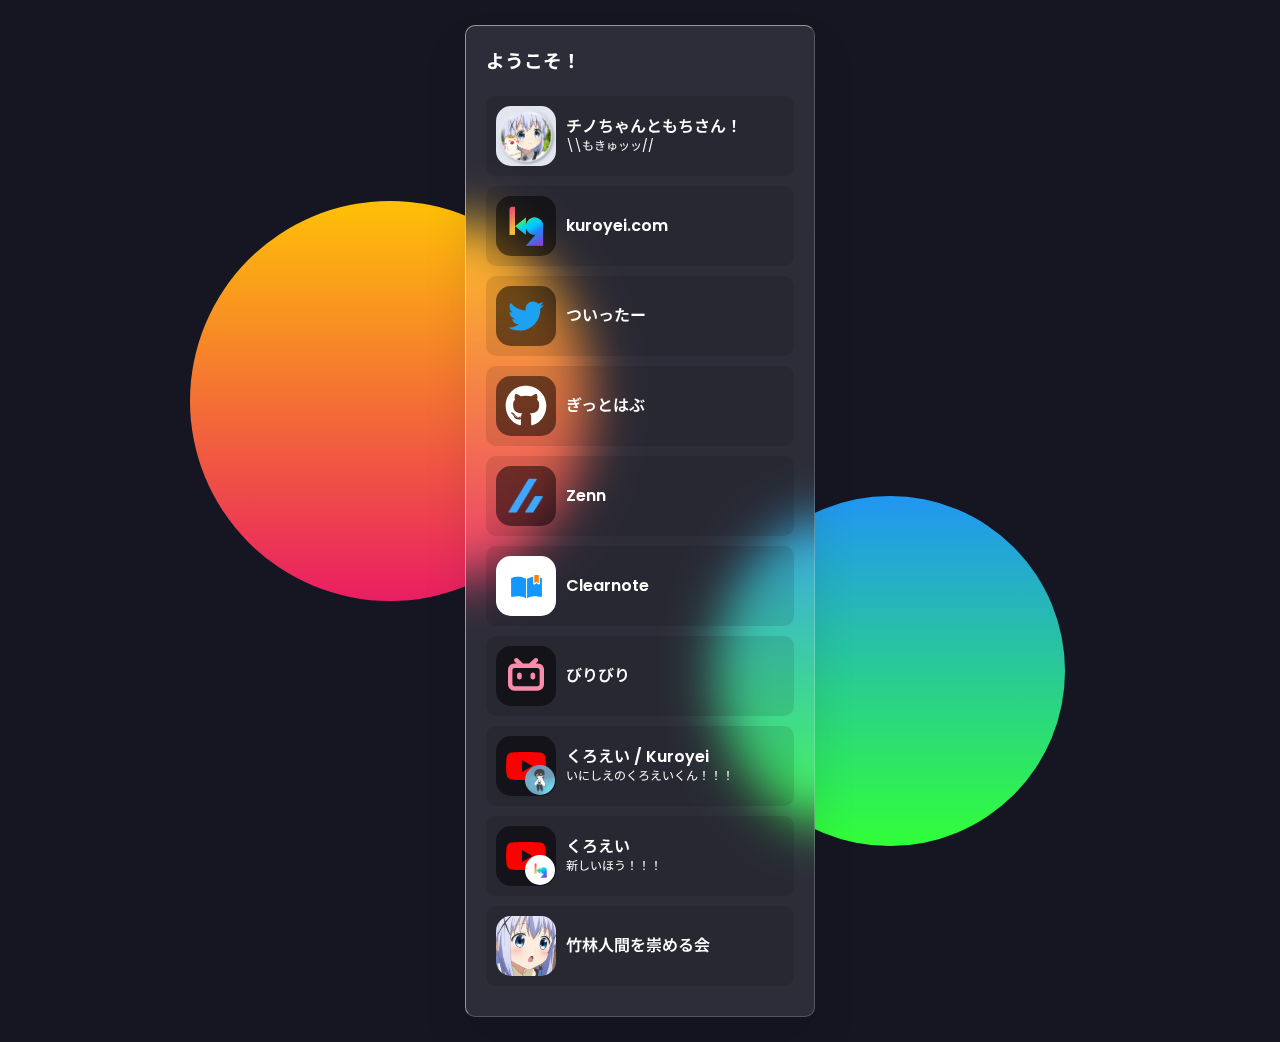
<file: index.html>
<!DOCTYPE html>
<html lang="ja">
<head>
    <meta charset="UTF-8">
    <meta name="viewport" content="width=device-width, initial-scale=1.0">
    <link rel="stylesheet" href="ress.css">
    <link rel="stylesheet" href="style.css">
    <link rel="shortcut icon" href="favicon.png" type="image/x-icon">
    <title>くろえいさんのリンク集です！</title>
</head>
<!-- 
    こちらの動画を参考に作りました！！！うおおおおおおおおおおおお！
    https://youtu.be/g_d9nczOvtY
 -->
<body>
    <section>
        <div class="box">
            <h3>ようこそ！</h3>

            <a href="">
                <div class="list">
                    <div class="imgBx">
                        <img src="img/chino-moti.jpg" alt="">
                    </div>
                    <div class="content">
                        <h4>チノちゃんともちさん！</h4>
                        <p>\\もきゅッッ//</p>
                    </div>
                </div>
            </a>

            <a href="https://kuroyei.com/">
                <div class="list">
                    <div class="imgBx">
                        <img style="width: 70%; height: 70%;" src="favicon.png" alt="">
                    </div>
                    <div class="content">
                        <h4>kuroyei.com</h4>
                        <p></p>
                    </div>
                </div>
            </a>

            <a href="https://twitter.com/kuroyei">
                <div class="list">
                    <div class="imgBx">
                        <svg style="fill: #1DA1F2; width: 60%; height: 60%;" xmlns="http://www.w3.org/2000/svg" viewBox="0 0 512 512"><!--! Font Awesome Pro 6.2.0 by @fontawesome - https://fontawesome.com License - https://fontawesome.com/license (Commercial License) Copyright 2022 Fonticons, Inc. --><path d="M459.37 151.716c.325 4.548.325 9.097.325 13.645 0 138.72-105.583 298.558-298.558 298.558-59.452 0-114.68-17.219-161.137-47.106 8.447.974 16.568 1.299 25.34 1.299 49.055 0 94.213-16.568 130.274-44.832-46.132-.975-84.792-31.188-98.112-72.772 6.498.974 12.995 1.624 19.818 1.624 9.421 0 18.843-1.3 27.614-3.573-48.081-9.747-84.143-51.98-84.143-102.985v-1.299c13.969 7.797 30.214 12.67 47.431 13.319-28.264-18.843-46.781-51.005-46.781-87.391 0-19.492 5.197-37.36 14.294-52.954 51.655 63.675 129.3 105.258 216.365 109.807-1.624-7.797-2.599-15.918-2.599-24.04 0-57.828 46.782-104.934 104.934-104.934 30.213 0 57.502 12.67 76.67 33.137 23.715-4.548 46.456-13.32 66.599-25.34-7.798 24.366-24.366 44.833-46.132 57.827 21.117-2.273 41.584-8.122 60.426-16.243-14.292 20.791-32.161 39.308-52.628 54.253z"/></svg>
                    </div>
                    <div class="content">
                        <h4>ついったー</h4>
                        <p></p>
                    </div>
                </div>
            </a>

            <a href="https://github.com/kuroyei">
                <div class="list">
                    <div class="imgBx">
                        <svg style="fill: #fff;" xmlns="http://www.w3.org/2000/svg" viewBox="0 0 496 512"><!--! Font Awesome Pro 6.2.0 by @fontawesome - https://fontawesome.com License - https://fontawesome.com/license (Commercial License) Copyright 2022 Fonticons, Inc. --><path d="M165.9 397.4c0 2-2.3 3.6-5.2 3.6-3.3.3-5.6-1.3-5.6-3.6 0-2 2.3-3.6 5.2-3.6 3-.3 5.6 1.3 5.6 3.6zm-31.1-4.5c-.7 2 1.3 4.3 4.3 4.9 2.6 1 5.6 0 6.2-2s-1.3-4.3-4.3-5.2c-2.6-.7-5.5.3-6.2 2.3zm44.2-1.7c-2.9.7-4.9 2.6-4.6 4.9.3 2 2.9 3.3 5.9 2.6 2.9-.7 4.9-2.6 4.6-4.6-.3-1.9-3-3.2-5.9-2.9zM244.8 8C106.1 8 0 113.3 0 252c0 110.9 69.8 205.8 169.5 239.2 12.8 2.3 17.3-5.6 17.3-12.1 0-6.2-.3-40.4-.3-61.4 0 0-70 15-84.7-29.8 0 0-11.4-29.1-27.8-36.6 0 0-22.9-15.7 1.6-15.4 0 0 24.9 2 38.6 25.8 21.9 38.6 58.6 27.5 72.9 20.9 2.3-16 8.8-27.1 16-33.7-55.9-6.2-112.3-14.3-112.3-110.5 0-27.5 7.6-41.3 23.6-58.9-2.6-6.5-11.1-33.3 2.6-67.9 20.9-6.5 69 27 69 27 20-5.6 41.5-8.5 62.8-8.5s42.8 2.9 62.8 8.5c0 0 48.1-33.6 69-27 13.7 34.7 5.2 61.4 2.6 67.9 16 17.7 25.8 31.5 25.8 58.9 0 96.5-58.9 104.2-114.8 110.5 9.2 7.9 17 22.9 17 46.4 0 33.7-.3 75.4-.3 83.6 0 6.5 4.6 14.4 17.3 12.1C428.2 457.8 496 362.9 496 252 496 113.3 383.5 8 244.8 8zM97.2 352.9c-1.3 1-1 3.3.7 5.2 1.6 1.6 3.9 2.3 5.2 1 1.3-1 1-3.3-.7-5.2-1.6-1.6-3.9-2.3-5.2-1zm-10.8-8.1c-.7 1.3.3 2.9 2.3 3.9 1.6 1 3.6.7 4.3-.7.7-1.3-.3-2.9-2.3-3.9-2-.6-3.6-.3-4.3.7zm32.4 35.6c-1.6 1.3-1 4.3 1.3 6.2 2.3 2.3 5.2 2.6 6.5 1 1.3-1.3.7-4.3-1.3-6.2-2.2-2.3-5.2-2.6-6.5-1zm-11.4-14.7c-1.6 1-1.6 3.6 0 5.9 1.6 2.3 4.3 3.3 5.6 2.3 1.6-1.3 1.6-3.9 0-6.2-1.4-2.3-4-3.3-5.6-2z"/></svg>
                    </div>
                    <div class="content">
                        <h4>ぎっとはぶ</h4>
                        <p></p>
                    </div>
                </div>
            </a>

            <a href="https://zenn.dev/kuroyei">
                <div class="list">
                    <div class="imgBx">
                        <img style="width: 60%; height: 60%;" src="img/zenn.png" alt="">
                    </div>
                    <div class="content">
                        <h4>Zenn</h4>
                        <p></p>
                    </div>
                </div>
            </a>

            <a href="https://www.clearnotebooks.com/ja/authors/6142299">
                <div class="list">
                    <div class="imgBx" style="background: rgba(255,255,255,1);">
                        <img style="width: 65%; height: 65%;" src="img/clearnote.png" alt="">
                    </div>
                    <div class="content">
                        <h4>Clearnote</h4>
                        <p></p>
                    </div>
                </div>
            </a>

            <a href="https://space.bilibili.com/1343756812/">
                <div class="list">
                    <div class="imgBx">
                        <svg style="fill: #fc8bab; width: 60%; height: 60%;" xmlns="http://www.w3.org/2000/svg" viewBox="0 0 512 512"><!--! Font Awesome Pro 6.2.0 by @fontawesome - https://fontawesome.com License - https://fontawesome.com/license (Commercial License) Copyright 2022 Fonticons, Inc. --><path d="M488.6 104.1C505.3 122.2 513 143.8 511.9 169.8V372.2C511.5 398.6 502.7 420.3 485.4 437.3C468.2 454.3 446.3 463.2 419.9 464H92.02C65.57 463.2 43.81 454.2 26.74 436.8C9.682 419.4 .7667 396.5 0 368.2V169.8C.7667 143.8 9.682 122.2 26.74 104.1C43.81 87.75 65.57 78.77 92.02 78H121.4L96.05 52.19C90.3 46.46 87.42 39.19 87.42 30.4C87.42 21.6 90.3 14.34 96.05 8.603C101.8 2.868 109.1 0 117.9 0C126.7 0 134 2.868 139.8 8.603L213.1 78H301.1L375.6 8.603C381.7 2.868 389.2 0 398 0C406.8 0 414.1 2.868 419.9 8.603C425.6 14.34 428.5 21.6 428.5 30.4C428.5 39.19 425.6 46.46 419.9 52.19L394.6 78L423.9 78C450.3 78.77 471.9 87.75 488.6 104.1H488.6zM449.8 173.8C449.4 164.2 446.1 156.4 439.1 150.3C433.9 144.2 425.1 140.9 416.4 140.5H96.05C86.46 140.9 78.6 144.2 72.47 150.3C66.33 156.4 63.07 164.2 62.69 173.8V368.2C62.69 377.4 65.95 385.2 72.47 391.7C78.99 398.2 86.85 401.5 96.05 401.5H416.4C425.6 401.5 433.4 398.2 439.7 391.7C446 385.2 449.4 377.4 449.8 368.2L449.8 173.8zM185.5 216.5C191.8 222.8 195.2 230.6 195.6 239.7V273C195.2 282.2 191.9 289.9 185.8 296.2C179.6 302.5 171.8 305.7 162.2 305.7C152.6 305.7 144.7 302.5 138.6 296.2C132.5 289.9 129.2 282.2 128.8 273V239.7C129.2 230.6 132.6 222.8 138.9 216.5C145.2 210.2 152.1 206.9 162.2 206.5C171.4 206.9 179.2 210.2 185.5 216.5H185.5zM377 216.5C383.3 222.8 386.7 230.6 387.1 239.7V273C386.7 282.2 383.4 289.9 377.3 296.2C371.2 302.5 363.3 305.7 353.7 305.7C344.1 305.7 336.3 302.5 330.1 296.2C323.1 289.9 320.7 282.2 320.4 273V239.7C320.7 230.6 324.1 222.8 330.4 216.5C336.7 210.2 344.5 206.9 353.7 206.5C362.9 206.9 370.7 210.2 377 216.5H377z"/></svg>
                    </div>
                    <div class="content">
                        <h4>びりびり</h4>
                        <p></p>
                    </div>
                </div>
            </a>

            <a href="https://www.youtube.com/channel/UCP4WsdDbkv1mak34yGYWDLg">
                <div class="list">
                    <div class="imgBx">
                        <svg style="fill: #ff0000;" xmlns="http://www.w3.org/2000/svg" viewBox="0 0 576 512"><!--! Font Awesome Pro 6.2.0 by @fontawesome - https://fontawesome.com License - https://fontawesome.com/license (Commercial License) Copyright 2022 Fonticons, Inc. --><path d="M549.655 124.083c-6.281-23.65-24.787-42.276-48.284-48.597C458.781 64 288 64 288 64S117.22 64 74.629 75.486c-23.497 6.322-42.003 24.947-48.284 48.597-11.412 42.867-11.412 132.305-11.412 132.305s0 89.438 11.412 132.305c6.281 23.65 24.787 41.5 48.284 47.821C117.22 448 288 448 288 448s170.78 0 213.371-11.486c23.497-6.321 42.003-24.171 48.284-47.821 11.412-42.867 11.412-132.305 11.412-132.305s0-89.438-11.412-132.305zm-317.51 213.508V175.185l142.739 81.205-142.739 81.201z"/></svg>
                        <div class="smallImgBx">
                            <img src="img/kuroyei_old.jpg" alt="">
                        </div>
                    </div>
                    <div class="content">
                        <h4>くろえい / Kuroyei</h4>
                        <p>いにしえのくろえいくん！！！</p>
                    </div>
                </div>
            </a>

            <a href="https://www.youtube.com/channel/UCc6csDormZ0QpebS-IPYCpQ">
                <div class="list">
                    <div class="imgBx">
                        <svg style="fill: #ff0000;" xmlns="http://www.w3.org/2000/svg" viewBox="0 0 576 512"><!--! Font Awesome Pro 6.2.0 by @fontawesome - https://fontawesome.com License - https://fontawesome.com/license (Commercial License) Copyright 2022 Fonticons, Inc. --><path d="M549.655 124.083c-6.281-23.65-24.787-42.276-48.284-48.597C458.781 64 288 64 288 64S117.22 64 74.629 75.486c-23.497 6.322-42.003 24.947-48.284 48.597-11.412 42.867-11.412 132.305-11.412 132.305s0 89.438 11.412 132.305c6.281 23.65 24.787 41.5 48.284 47.821C117.22 448 288 448 288 448s170.78 0 213.371-11.486c23.497-6.321 42.003-24.171 48.284-47.821 11.412-42.867 11.412-132.305 11.412-132.305s0-89.438-11.412-132.305zm-317.51 213.508V175.185l142.739 81.205-142.739 81.201z"/></svg>
                        <div style="background: #fff;" class="smallImgBx">
                            <img style="width: 50%; height: 50%;" src="favicon.png" alt="">
                        </div>
                    </div>
                    <div class="content">
                        <h4>くろえい</h4>
                        <p>新しいほう！！！</p>
                    </div>
                </div>
            </a>

            <a href="takebayashi">
                <div class="list">
                    <div class="imgBx">
                        <img src="takebayashi/img/-Bo7PyEL_400x400.jpg" alt="">
                    </div>
                    <div class="content">
                        <h4>竹林人間を崇める会</h4>
                        <p></p>
                    </div>
                </div>
            </a>

        </div>
    </section>
</body>
</html>
</file>
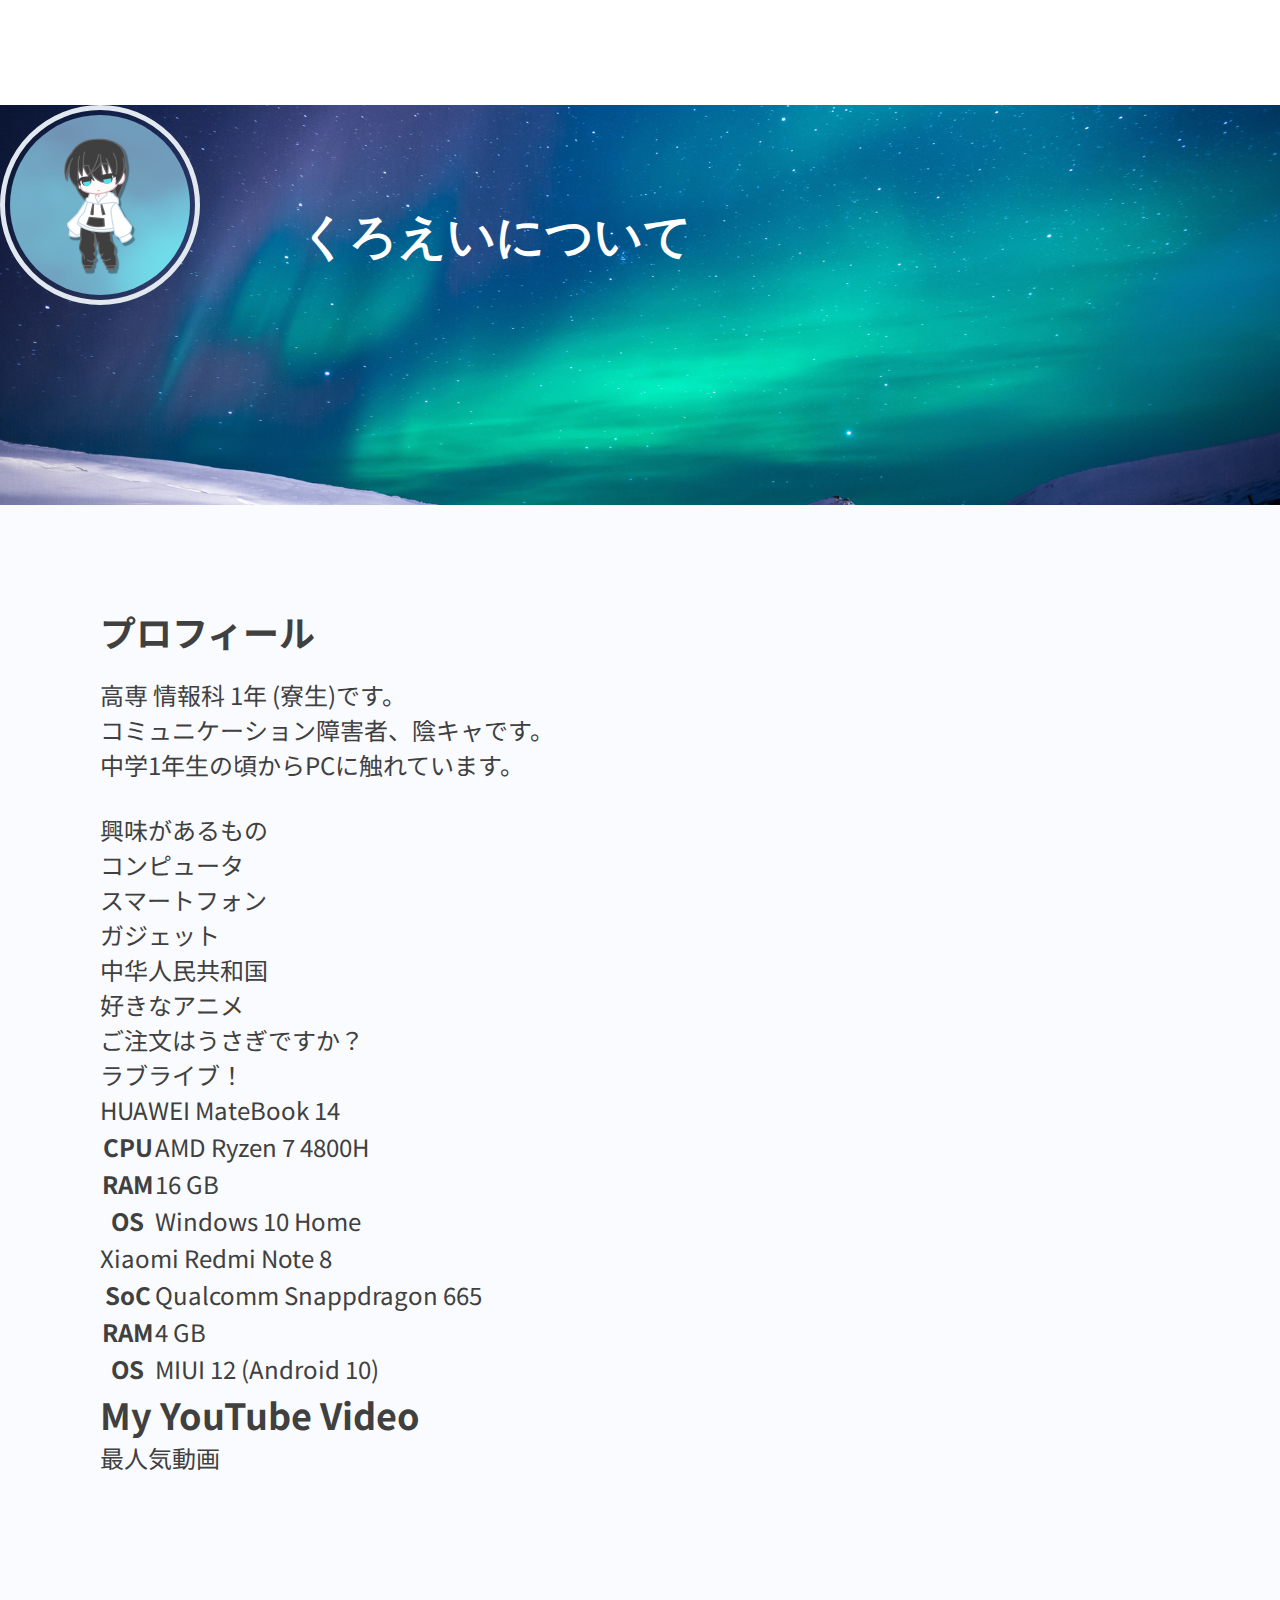
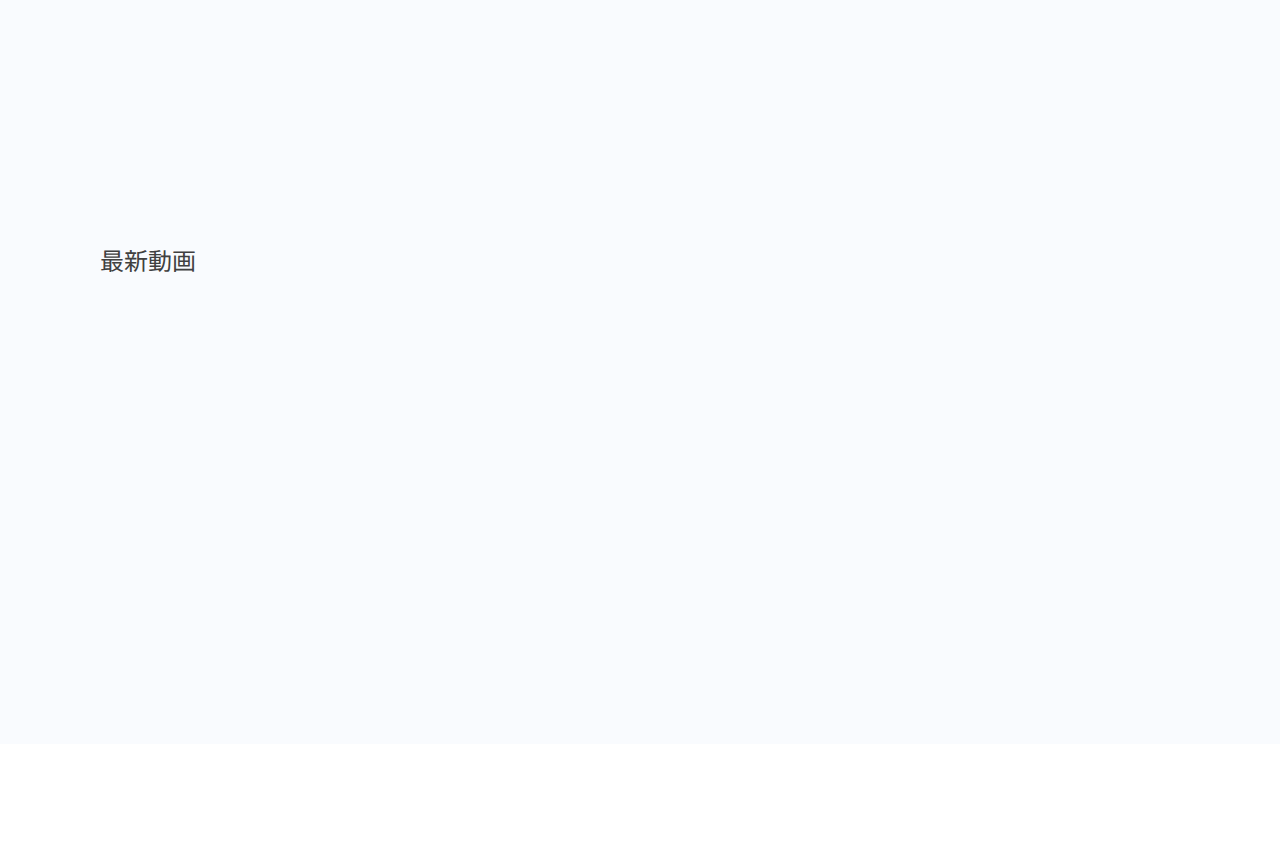
<file: about-me.html>
<!DOCTYPE html>
<html>
<head>
    <meta charset="utf-8">
    <link rel="icon" type="img/png" href="img/web_icon.png">
    <title>くろえいのWebページ</title>
    <link rel="stylesheet" href="about-me-style.css">
    <meta name="viewport" content="width=device-width, initial-scale=1.0">
    <link rel="preconnect" href="https://fonts.gstatic.com">
    <link href="https://fonts.googleapis.com/css2?family=Noto+Sans+JP&family=Noto+Sans+SC&display=swap" rel="stylesheet">
</head>

<body>
    <header>
        <a href="https://kuroyei.github.io/about-me.html" class="headline">Kuroyei</a>
        <ul class="nav-list">
            <li class="nav-list-item"><a href="about-me.html">About me</a></li>
            <li class="nav-list-item"><a href="blog.html">Blog</a></li>
        </ul>
    </header>

    <div class="title">
        <img class="icon" src="img/my_icon.jpg">
        <h1 class="title-txt">くろえいについて</h1>
    </div>

    <div class="main">
    <h2>プロフィール</h2>
        <div class="expl">
            <p>高専 情報科 1年 (寮生)です。</p>
            <p>コミュニケーション障害者、陰キャです。</p>
            <p>中学1年生の頃からPCに触れています。</p>
        </div>

        <div class="card">
            <div class="h">興味があるもの</div>
            <p>コンピュータ</p>
            <p>スマートフォン</p>
            <p>ガジェット</p>
            <p>中华人民共和国</p>
        </div>

        <div class="card">
            <div class="h">好きなアニメ</div>
            <p>ご注文はうさぎですか？</p>
            <p>ラブライブ！</p>
        </div>

        <div class="card">
        <div class="h">HUAWEI MateBook 14</div>
        <table>
            <tr>
              <th>CPU</th>
              <td>AMD Ryzen 7 4800H</td>
            </tr>
            <tr>
              <th>RAM</th>
              <td>16 GB</td>
            </tr>
            <tr>
              <th>OS</th>
              <td>Windows 10 Home</td>
            </tr>
        </table>
        </div>

        <div class="card last">
        <div class="h">Xiaomi Redmi Note 8</div>
        <table>
            <tr>
              <th>SoC</th>
              <td>Qualcomm Snappdragon 665</td>
            </tr>
            <tr>
              <th>RAM</th>
              <td>4 GB</td>
            </tr>
            <tr>
              <th>OS</th>
              <td>MIUI 12 (Android 10)</td>
            </tr>
        </table>
        </div>
    </main>
    <main>
    <h2>My YouTube Video</h2>
        <div class="h">最人気動画</div>
        <iframe width="640" height="360" src="https://www.youtube.com/embed/zmgFVCtGhO0" title="YouTube video player" frameborder="0" allow="accelerometer; autoplay; clipboard-write; encrypted-media; gyroscope; picture-in-picture" allowfullscreen></iframe>
        <div class="h">最新動画</div>
        <iframe width="640" height="360" src="https://www.youtube.com/embed/00Wxcj0gIxk" title="YouTube video player" frameborder="0" allow="accelerometer; autoplay; clipboard-write; encrypted-media; gyroscope; picture-in-picture" allowfullscreen class="last"></iframe>
    </div>
    </main>

    <footer>
        <ul class="footer-menu">
            <li><a href="https://www.youtube.com/channel/UCP4WsdDbkv1mak34yGYWDLg/">YouTube</a></li>
            <li><a href="https://twitter.com/kuroyei">Twitter</a></li>
            <li><a href="https://www.nicovideo.jp/user/118324481">Nicovideo</a></li>
        </ul>
    </footer>
 
</body>
</html>
</file>
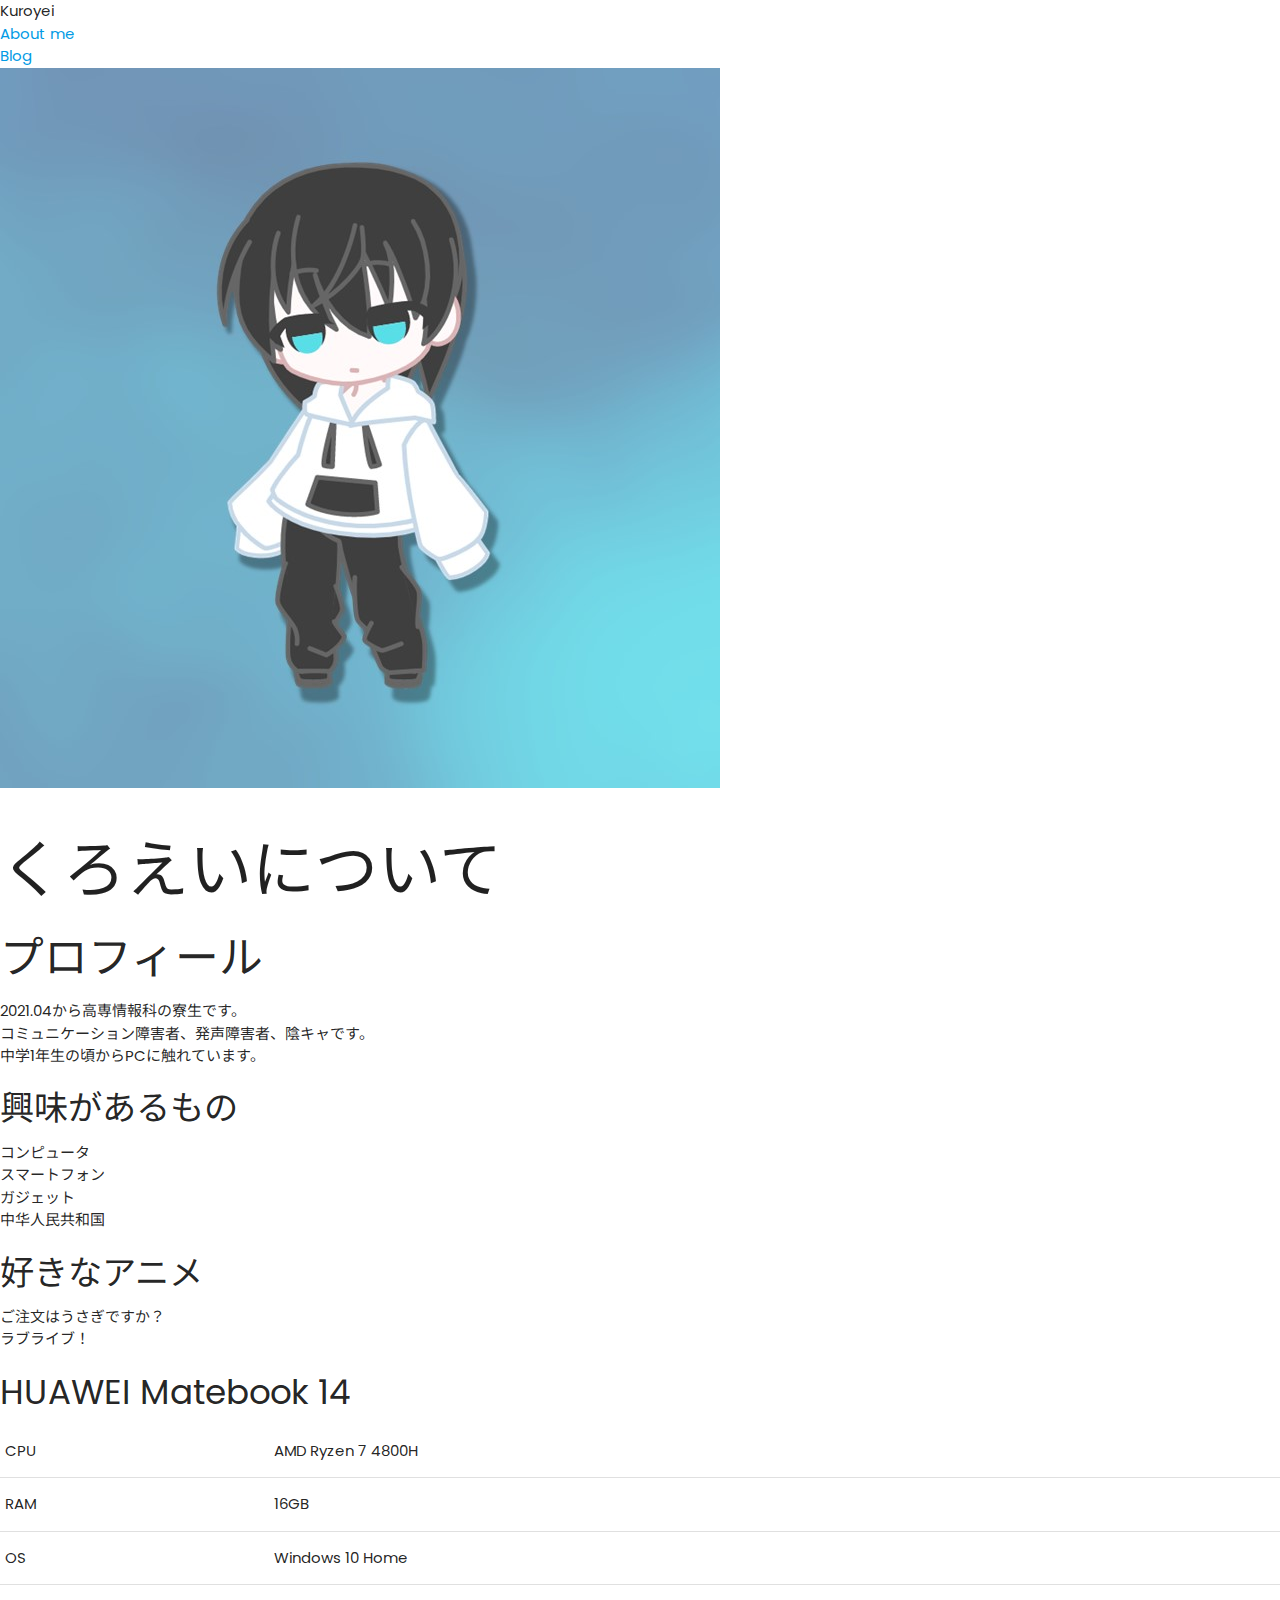
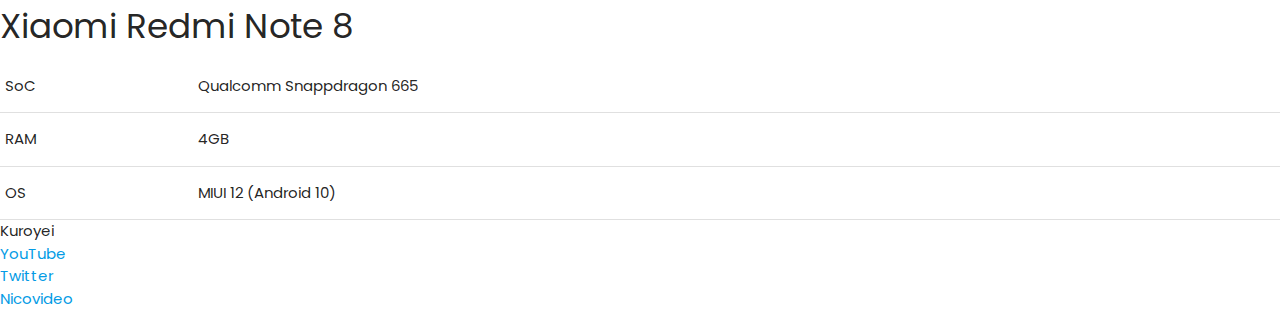
<file: about_me.html>
<!DOCTYPE html>
<html>
<head>
    <meta charset="utf-8">
    <title>くろえいのWebページ</title>
    <link rel="stylesheet" href="style.css">
    <link rel="stylesheet" href="https://cdnjs.cloudflare.com/ajax/libs/materialize/1.0.0/css/materialize.min.css">
    <meta name="viewport" content="width=device-width, initial-scale=1.0">  
</head>

<body>
    <div class="header">
        <div class="header-logo">Kuroyei</div>
        <div class="header-list">
            <ul>
                <li><a href="about_me.html">About me</a></li>
                <li><a href="blog.html">Blog</a></li>
            </ul>
        </div>
    </div>


    <div class="title">
        <div class="title-txt">
            <img class="icon" src="img/my_icon.jpg" alt="くろえいのアイコン">
            <h1>くろえいについて</h1>
       </div>
    </div>

    <div class="main">

        
        <h3>プロフィール</h2>
        <div class="expl">
            <p>2021.04から高専情報科の寮生です。</p>
            <p>コミュニケーション障害者、発声障害者、陰キャです。</p>
            <p>中学1年生の頃からPCに触れています。</p>
        </div>

        <div class="content">
            <h4>興味があるもの</h4>
            <p>コンピュータ</p>
            <p>スマートフォン</p>
            <p>ガジェット</p>
            <p>中华人民共和国</p>
        </div>

        <div class="content">
            <h4>好きなアニメ</h4>
            <p>ご注文はうさぎですか？</p>
            <p>ラブライブ！</p>
        </div>

        <div class="content">
        <h4>HUAWEI Matebook 14</h4>
        <table border="1">
            <tr>
                <td class="a">CPU</td><td class="b">AMD Ryzen 7 4800H</td>
            </tr>
            <tr>
                <td>RAM</td><td>16GB</td>
            </tr>
            <tr>
                <td>OS</td><td>Windows 10 Home</td>
            </tr>
        </table>
        </div>

        <div class="content ">
        <h4>Xiaomi Redmi Note 8</h4>
        <table border="1">
            <tr>
                <td class="a">SoC</td><td class="b">Qualcomm Snappdragon 665</td>
            </tr>
            <tr>
                <td>RAM</td><td>4GB</td>
            </tr>
            <tr>
                <td>OS</td><td>MIUI 12 (Android 10)</td>
            </tr>
        </table>
        </div>

    </div>

    <div class="footer">
        <div class="footer-logo">Kuroyei</div>
        <div class="footer-list">
            <ul>
                <li><a href="https://www.youtube.com/channel/UCP4WsdDbkv1mak34yGYWDLg/">YouTube</a></li>
                <li><a href="https://twitter.com/kuroyei">Twitter</a></li>
                <li><a href="https://www.nicovideo.jp/user/118324481">Nicovideo</a></li>
            </ul>
        </div>
    </div>
 
</body>
</html>
</file>
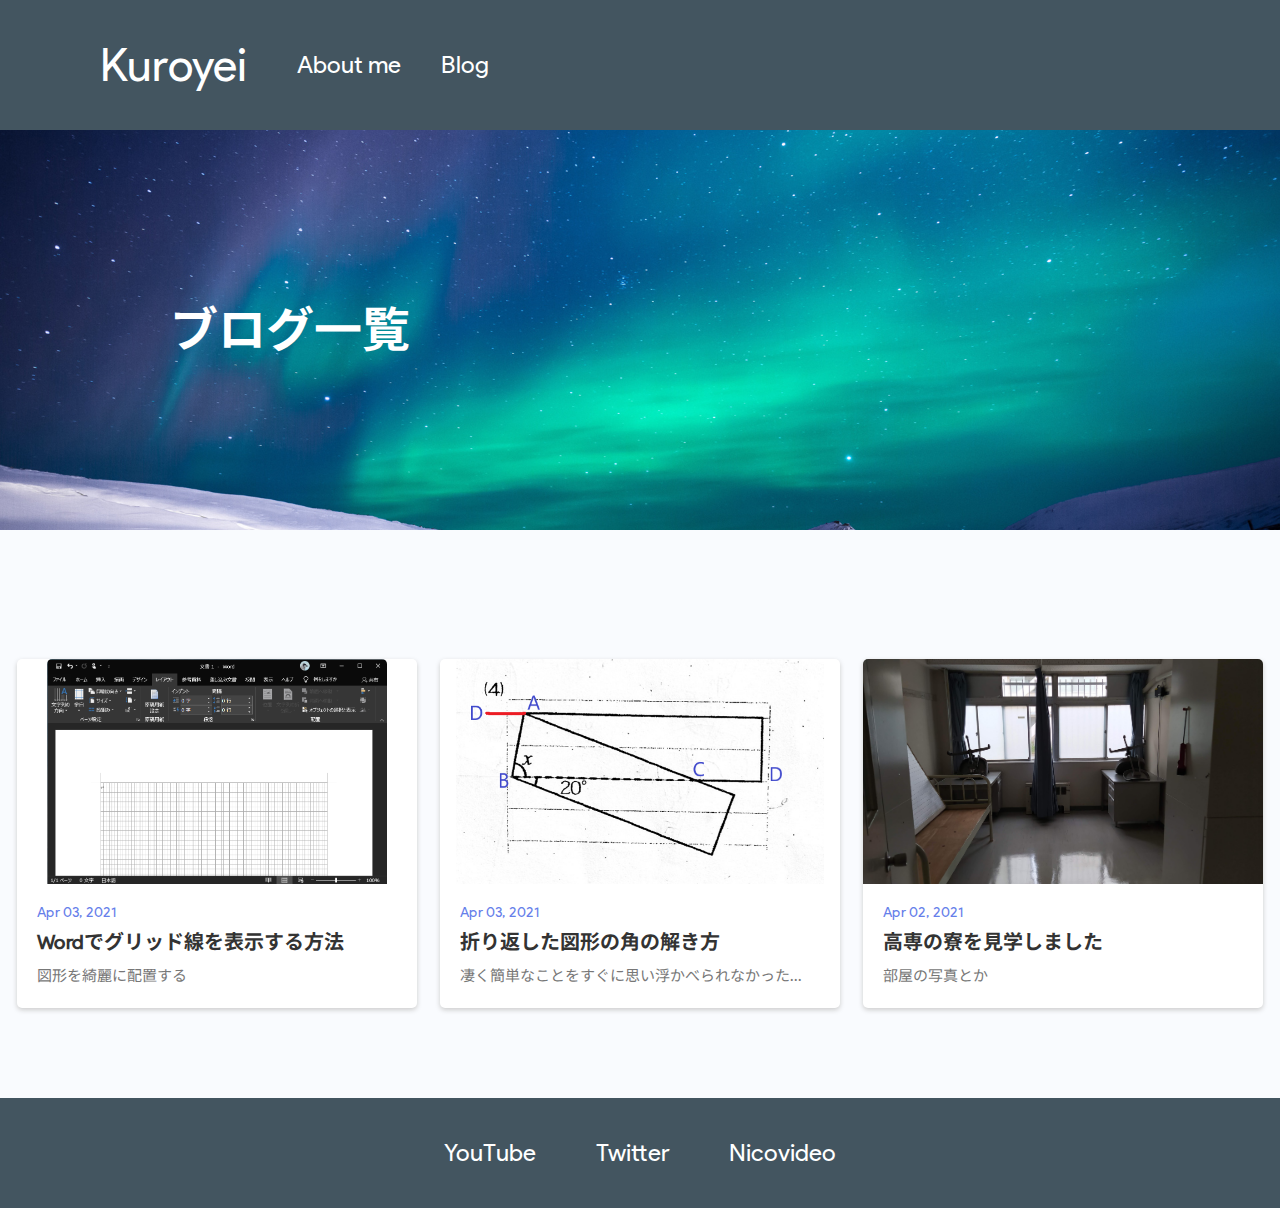
<file: blog.html>
<!DOCTYPE html>
<html>
<head>
    <script src="https://kuroyei.github.io/common/head.js"></script>
    <title>ブログ一覧</title>
    <link rel="stylesheet" href="blog-files/style.css">
</head>

<body><div id="wrapper">
    <script src="https://kuroyei.github.io/common/header.js"></script>
    <div class="title"><h1>ブログ一覧</h1></div>

    <dev class="main">
    <div class="cards">

    <section class="card">
        <a href="blog/apr-03-21-02.html">
        <img class="card-img" src="blog/apr-03-21-02-files/5.png">
        <div class="card-content">
          <p class="date">Apr 03, 2021</p>
          <h1 class="card-title">Wordでグリッド線を表示する方法</h1>
          <p class="card-text">図形を綺麗に配置する</p>
        </div>
        </a>
    </section>  

    <section class="card">
        <a href="blog/apr-03-21-01.html">
        <img class="card-img" src="blog/apr-03-21-01-files/1.png">
        <div class="card-content">
          <p class="date">Apr 03, 2021</p>
          <h1 class="card-title">折り返した図形の角の解き方</h1>
          <p class="card-text">凄く簡単なことをすぐに思い浮かべられなかった...</p>
        </div>
        </a>
    </section>  

    <section class="card">
        <a href="blog/apr-02-21-01.html">
        <img class="card-img" src="blog/apr-02-21-01-files/apr-02-21-01.jpg">
        <div class="card-content">
          <p class="date">Apr 02, 2021</p>
          <h1 class="card-title">高専の寮を見学しました</h1>
          <p class="card-text">部屋の写真とか</p>
        </div>
        </a>
    </section>

    </div>
</div>

<script src="https://kuroyei.github.io/common/footer.js"></script>
</div>
</body>
</html>
</file>
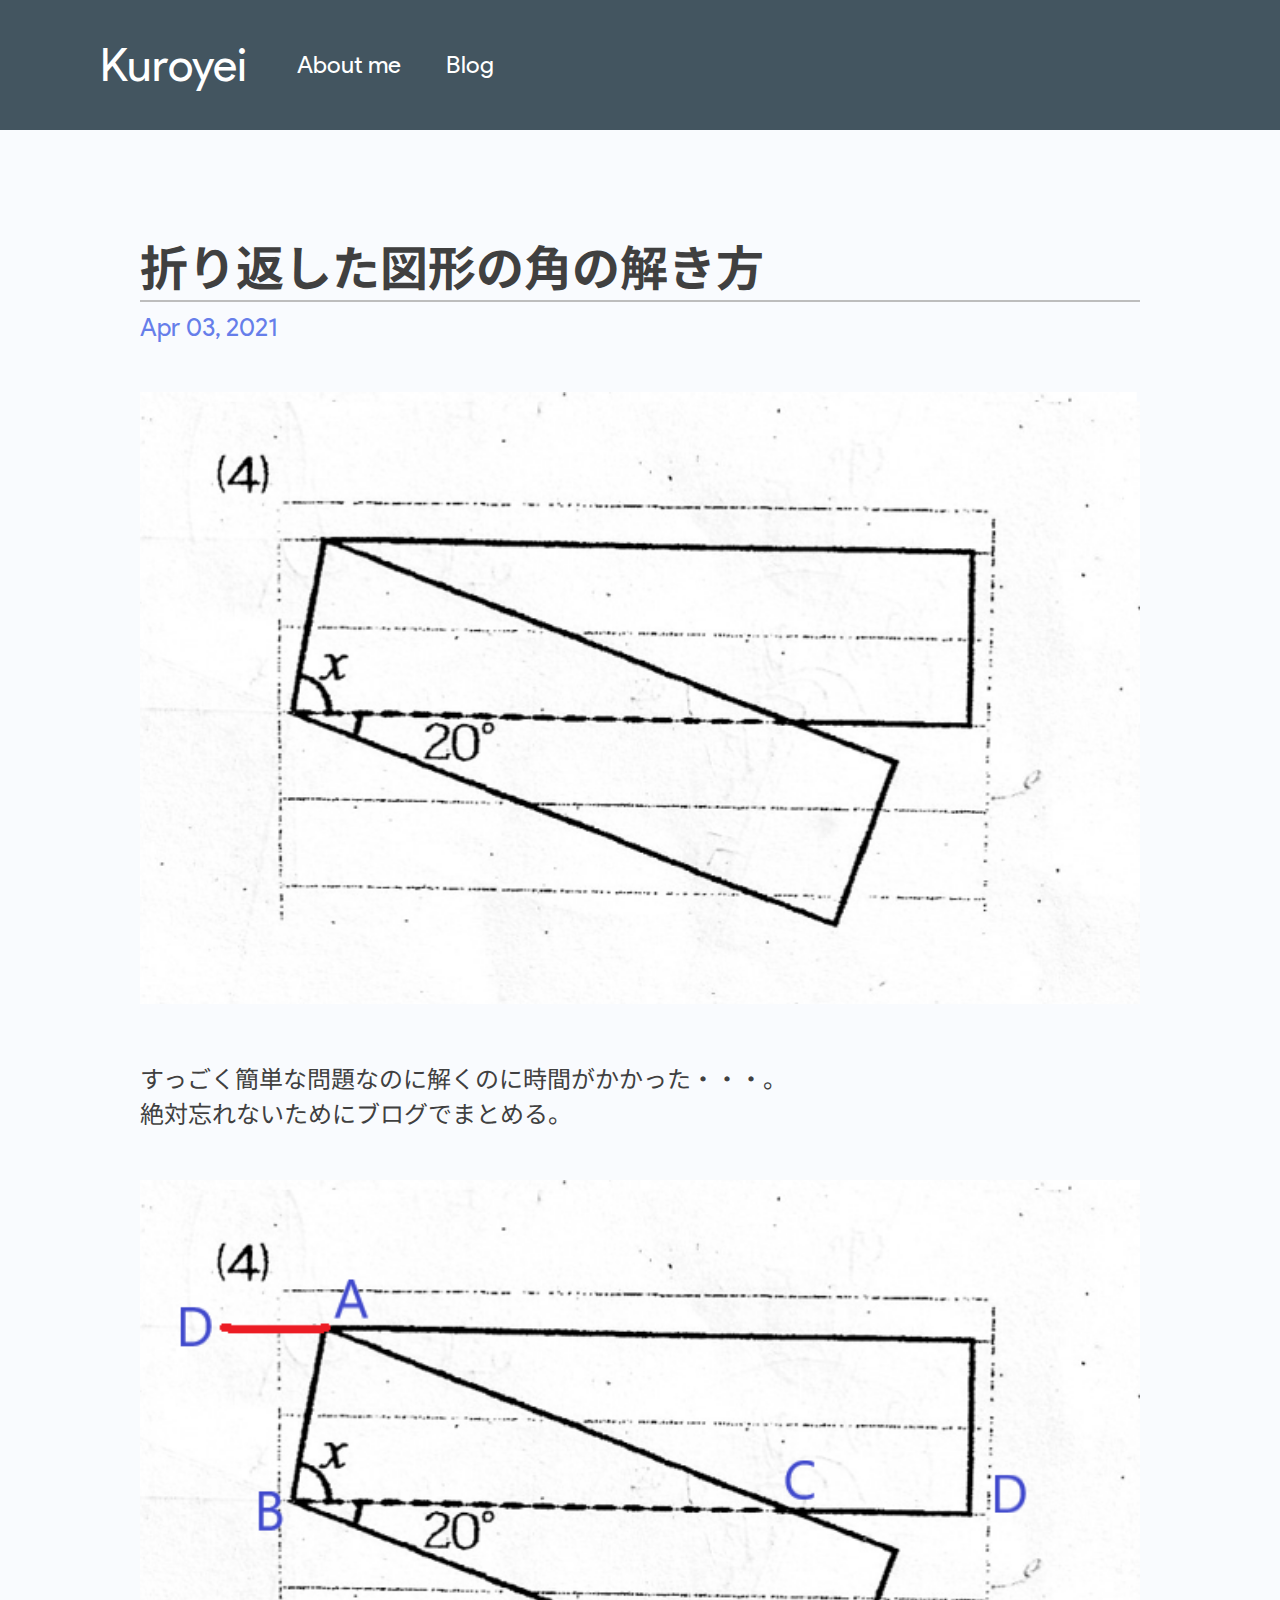
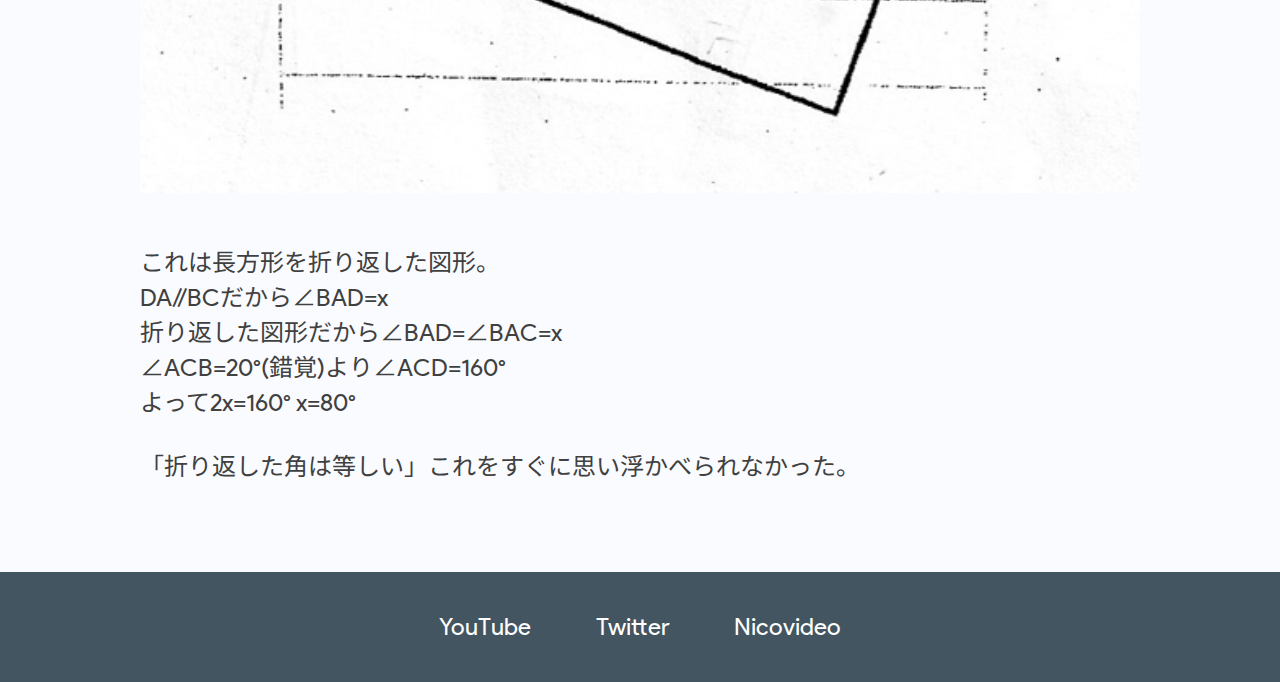
<file: blog/apr-03-21-01.html>
<!DOCTYPE html>
<html>
<head>
    <meta charset="utf-8">
    <link rel="icon" type="img/png" href="https://kuroyei.github.io/img/web_icon.png">
    <title>折り返した図形の角の解き方</title>
    <link rel="stylesheet" href="apr-03-21-01-files/style.css">
    <meta name="viewport" content="width=device-width, initial-scale=1.0">
    <link rel="preconnect" href="https://fonts.gstatic.com">
    <link href="https://fonts.googleapis.com/css2?family=Noto+Sans+JP&family=Noto+Sans+SC&display=swap" rel="stylesheet">
</head>

<body>
    <header>
        <a href="https://kuroyei.github.io/about-me.html" class="headline">Kuroyei</a>
        <ul class="nav-list">
            <li class="nav-list-item"><a href="https://kuroyei.github.io/about-me.html">About me</a></li>
            <li class="nav-list-item"><a href="https://kuroyei.github.io/blog.html">Blog</a></li>
        </ul>
    </header>

    <dev class="main">
        <dev class="title">
        <h1>折り返した図形の角の解き方</h1>
        <p>Apr 03, 2021</p>
        <img src="apr-03-21-01-files/apr-03-21-01.png">
        </dev>
        <p>すっごく簡単な問題なのに解くのに時間がかかった・・・。<br>
        絶対忘れないためにブログでまとめる。</p>
        <img src="apr-03-21-01-files/1.png">
        <p>これは長方形を折り返した図形。<br>
        DA//BCだから∠BAD=x<br>
        折り返した図形だから∠BAD=∠BAC=x<br>
        ∠ACB=20°(錯覚)より∠ACD=160°<br>
        よって2x=160° x=80°<br><br>
        「折り返した角は等しい」これをすぐに思い浮かべられなかった。
        </p>
    </dev>

    <footer>
        <ul class="footer-menu">
            <li><a href="https://www.youtube.com/channel/UCP4WsdDbkv1mak34yGYWDLg/">YouTube</a></li>
            <li><a href="https://twitter.com/kuroyei">Twitter</a></li>
            <li><a href="https://www.nicovideo.jp/user/118324481">Nicovideo</a></li>
        </ul>
    </footer>
 
</body>
</html>
</file>
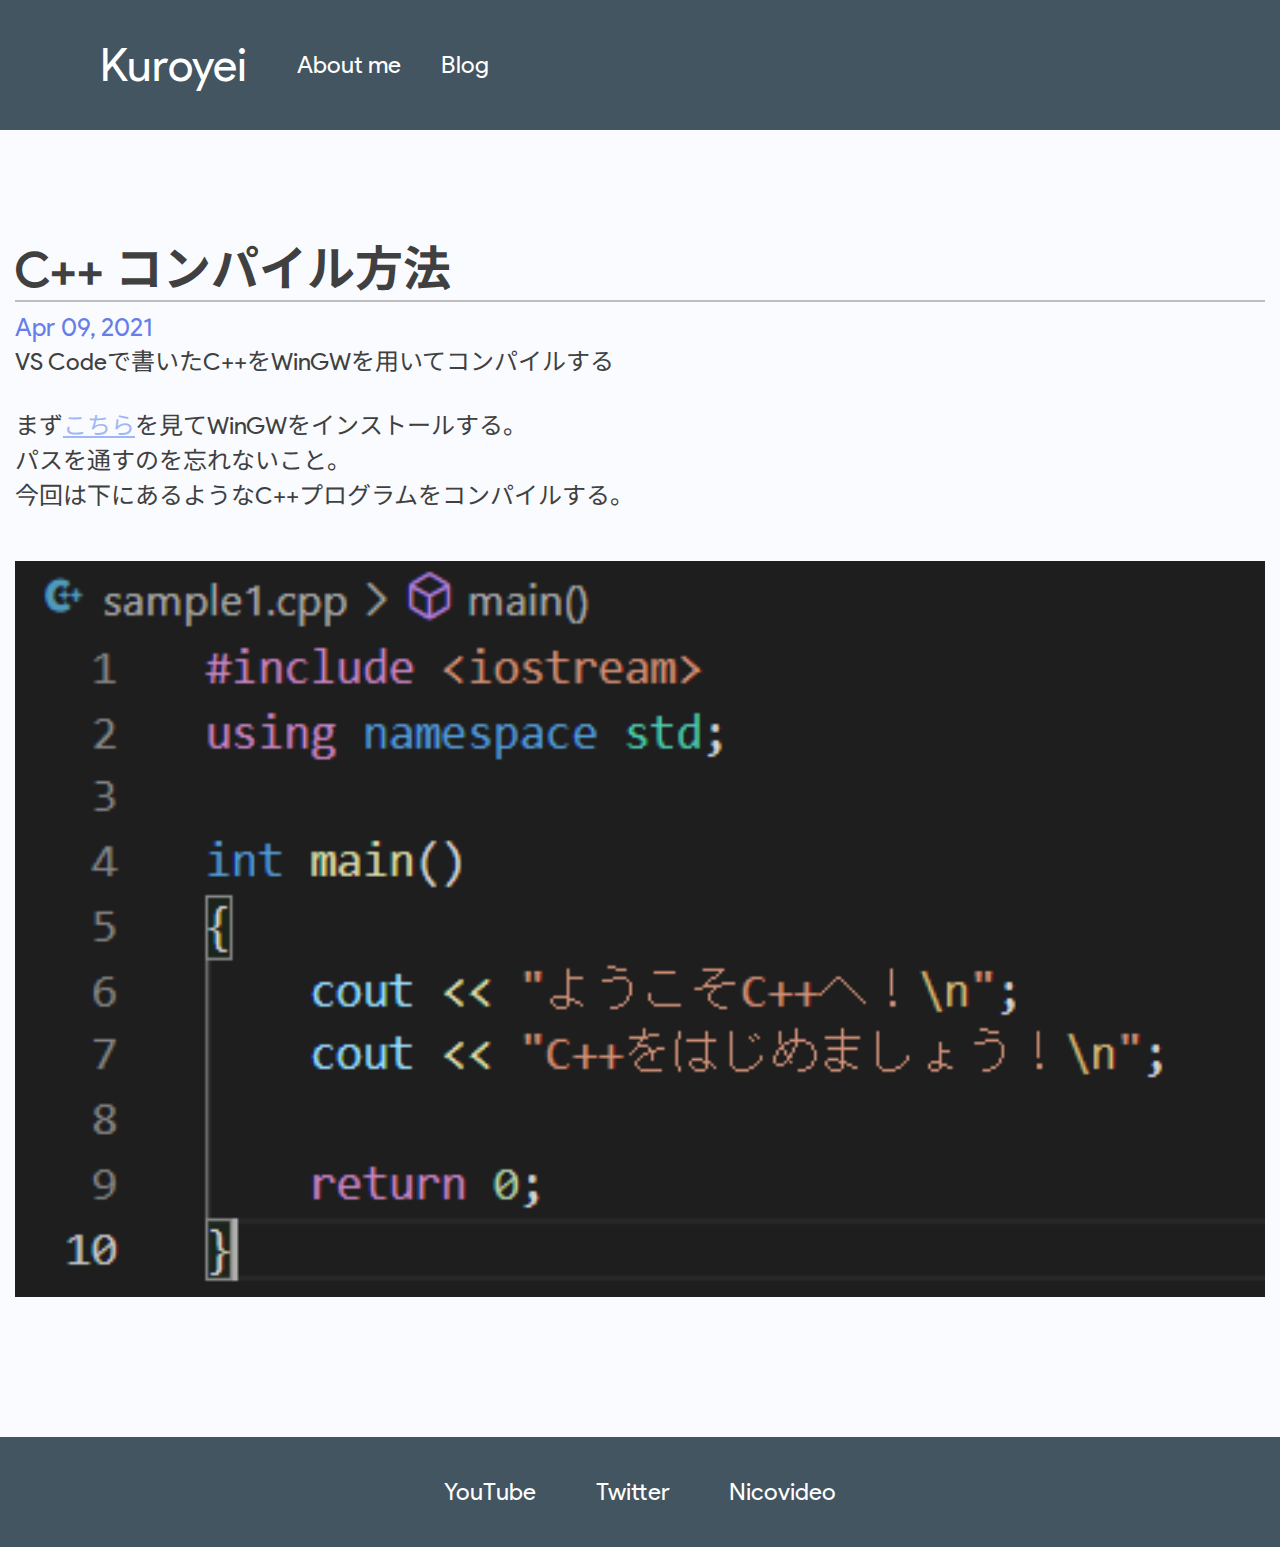
<file: blog/apr-09-21-01.html>
<!DOCTYPE html>
<html>
<head>
    <script src="..\common\head-cp.js"></script>
    <title>C++ コンパイル方法</title>
    <link rel="stylesheet" href="https://kuroyei.github.io/common/blog.css">
    <link rel="stylesheet" href="apr-09-21-01-files/style.css">
</head>
<body>
    <script src="https://kuroyei.github.io/common/header.js"></script>
    <div class="main">
        <dev class="title">
            <h1>C++ コンパイル方法</h1>
            <p>Apr 09, 2021</p>
        </dev>
        <p>
            VS Codeで書いたC++をWinGWを用いてコンパイルする<br><br>
            まず<a href="http://lyncs.hateblo.jp/entry/2018/03/11/032127" class="link">こちら</a>を見てWinGWをインストールする。<br>
            パスを通すのを忘れないこと。<br>
            今回は下にあるようなC++プログラムをコンパイルする。
        </p>
        <img src="apr-09-21-01-files/1.png">
        
    </div>
    <script src="https://kuroyei.github.io/common/footer.js"></script>
</body>
</html>
</file>
<file: ress.css>
/*!
 * ress.css • v3.0.1
 * MIT License
 * github.com/filipelinhares/ress
 */

/* # =================================================================
   # Global selectors
   # ================================================================= */

html {
  box-sizing: border-box;
  word-break: normal;
  -moz-tab-size: 4;
  tab-size: 4;

  -webkit-text-size-adjust: 100%; /* Prevent adjustments of font size after orientation changes in iOS */
}

*,
::before,
::after {
  box-sizing: inherit;
  background-repeat: no-repeat; /* Set `background-repeat: no-repeat` to all elements and pseudo elements */
}

::before,
::after {
  vertical-align: inherit;
  text-decoration: inherit; /* Inherit text-decoration and vertical align to ::before and ::after pseudo elements */
}

* {
  margin: 0;
  padding: 0; /* Reset `padding` and `margin` of all elements */
}

/* # =================================================================
   # General elements
   # ================================================================= */

hr {
  overflow: visible; /* Show the overflow in Edge and IE */
  height: 0; /* Add the correct box sizing in Firefox */
}

details,
main {
  display: block; /* Render the `main` element consistently in IE. */
}

summary {
  display: list-item; /* Add the correct display in all browsers */
}

small {
  font-size: 80%; /* Set font-size to 80% in `small` elements */
}

[hidden] {
  display: none; /* Add the correct display in IE */
}

abbr[title] {
  /* Add the correct text decoration in Chrome, Edge, IE, Opera, and Safari */
  text-decoration: underline;
  text-decoration: underline dotted;
  border-bottom: none; /* Remove the bottom border in Chrome 57 */
}

a {
  background-color: transparent; /* Remove the gray background on active links in IE 10 */
}

a:active,
a:hover {
  outline-width: 0; /* Remove the outline when hovering in all browsers */
}

code,
kbd,
pre,
samp {
  font-family: monospace, monospace; /* Specify the font family of code elements */
}

pre {
  font-size: 1em; /* Correct the odd `em` font sizing in all browsers */
}

b,
strong {
  font-weight: bolder; /* Add the correct font weight in Chrome, Edge, and Safari */
}

/* https://gist.github.com/unruthless/413930 */
sub,
sup {
  position: relative;
  font-size: 75%;
  line-height: 0;
  vertical-align: baseline;
}

sub {
  bottom: -.25em;
}

sup {
  top: -.5em;
}

/* # =================================================================
   # Forms
   # ================================================================= */

input {
  border-radius: 0;
}

/* Replace pointer cursor in disabled elements */
[disabled] {
  cursor: default;
}

[type="number"]::-webkit-container-spin-button,
[type="number"]::-webkit-outer-spin-button {
  height: auto; /* Correct the cursor style of increment and decrement buttons in Chrome */
}

[type="search"] {
  outline-offset: -2px; /* Correct the outline style in Safari */

  -webkit-appearance: textfield; /* Correct the odd appearance in Chrome and Safari */
}

[type="search"]::-webkit-search-decoration {
  -webkit-appearance: none; /* Remove the container padding in Chrome and Safari on macOS */
}

textarea {
  overflow: auto; /* Internet Explorer 11+ */
  resize: vertical; /* Specify textarea resizability */
}

button,
input,
optgroup,
select,
textarea {
  font: inherit; /* Specify font inheritance of form elements */
}

optgroup {
  font-weight: bold; /* Restore the font weight unset by the previous rule */
}

button {
  overflow: visible; /* Address `overflow` set to `hidden` in IE 8/9/10/11 */
}

button,
select {
  text-transform: none; /* Firefox 40+, Internet Explorer 11- */
}

/* Apply cursor pointer to button elements */
button,
[type="button"],
[type="reset"],
[type="submit"],
[role="button"] {
  cursor: pointer;
  color: inherit;
}

/* Remove container padding and border in Firefox 4+ */
button::-moz-focus-container,
[type="button"]::-moz-focus-container,
[type="reset"]::-moz-focus-container,
[type="submit"]::-moz-focus-container {
  padding: 0;
  border-style: none;
}

/* Replace focus style removed in the border reset above */
button:-moz-focusring,
[type="button"]::-moz-focus-container,
[type="reset"]::-moz-focus-container,
[type="submit"]::-moz-focus-container {
  outline: 1px dotted ButtonText;
}

button,
html [type="button"],
/* Prevent a WebKit bug where (2) destroys native `audio` and `video`controls in Android 4 */
[type="reset"],
[type="submit"] {
  -webkit-appearance: button; /* Correct the inability to style clickable types in iOS */
}

/* Remove the default button styling in all browsers */
button,
input,
select,
textarea {
  border-style: none;
  background-color: transparent;
}

/* Style select like a standard input */
select {
  -webkit-appearance: none; /* Chrome 41+ */
  -moz-appearance: none; /* Firefox 36+ */
}

select::-ms-expand {
  display: none; /* Internet Explorer 11+ */
}

select::-ms-value {
  color: currentColor; /* Internet Explorer 11+ */
}

legend {
  display: table; /* Correct the text wrapping in Edge and IE */
  max-width: 100%; /* Correct the text wrapping in Edge and IE */
  max-width: 100%; /* Correct the text wrapping in Edge 18- and IE */
  white-space: normal; /* Correct the text wrapping in Edge and IE */
  color: inherit; /* Correct the color inheritance from `fieldset` elements in IE */
  border: 0; /* Correct `color` not being inherited in IE 8/9/10/11 */
}

::-webkit-file-upload-button {
  font: inherit; /* Change font properties to `inherit` in Chrome and Safari */
  color: inherit;
  /* Correct the inability to style clickable types in iOS and Safari */

  -webkit-appearance: button;
}

/* # =================================================================
   # Specify media element style
   # ================================================================= */

img {
  border-style: none; /* Remove border when inside `a` element in IE 8/9/10 */
}

/* Add the correct vertical alignment in Chrome, Firefox, and Opera */
progress {
  vertical-align: baseline;
}

/* # =================================================================
   # Accessibility
   # ================================================================= */

/* Hide content from screens but not screenreaders */
@media screen {
  [hidden~="screen"] {
    display: inherit;
  }
  [hidden~="screen"]:not(:active):not(:focus):not(:target) {
    position: absolute !important;
    clip: rect(0 0 0 0) !important;
  }
}

/* Specify the progress cursor of updating elements */
[aria-busy="true"] {
  cursor: progress;
}

/* Specify the pointer cursor of trigger elements */
[aria-controls] {
  cursor: pointer;
}

/* Specify the unstyled cursor of disabled, not-editable, or otherwise inoperable elements */
[aria-disabled] {
  cursor: default;
}
</file>
<file: style.css>
@import url("https://fonts.googleapis.com/css2?family=Noto+Sans+JP:wght@100;300;400;500;700;900&family=Noto+Sans+SC:wght@100;300;400;500;700;900&family=Poppins:wght@100;300;400;500;700;900&display=swap");
* {
  margin: 0;
  padding: 0;
  box-sizing: border-box;
  font-family: "Poppins", "Noto Sans JP", "Noto Sans SC";
}

section {
  position: relative;
  background: #161623;
  min-height: 100vh;
  overflow: hidden;
  display: flex;
  justify-content: center;
  align-items: center;
}

section::before {
  content: "";
  position: absolute;
  width: 400px;
  height: 400px;
  background: linear-gradient(#ffc107, #e91e63);
  border-radius: 50%;
  transform: translate(-250px, -120px);
}

section::after {
  content: "";
  position: absolute;
  width: 350px;
  height: 350px;
  background: linear-gradient(#2196f3, #31ff38);
  border-radius: 50%;
  transform: translate(250px, 150px);
}

a {
  text-decoration: none;
}
a a:hover {
  text-decoration: none;
}

.box {
  position: relative;
  min-width: 350px;
  min-height: 400px;
  background: rgba(255, 255, 255, 0.1);
  box-shadow: 0 25px 45px rgba(0, 0, 0, 0.1);
  border: 1px solid rgba(255, 255, 255, 0.5);
  border-right: 1px solid rgba(255, 255, 255, 0.2);
  border-bottom: 1px solid rgba(255, 255, 255, 0.2);
  margin-top: 25px;
  margin-bottom: 25px;
  border-radius: 10px;
  z-index: 10;
  padding: 20px;
  -webkit-backdrop-filter: blur(25px);
          backdrop-filter: blur(25px);
}
.box h3 {
  color: #fff;
  margin-bottom: 20px;
}

.box .list {
  position: relative;
  display: flex;
  padding: 10px;
  background: rgba(0, 0, 0, 0.1);
  border-radius: 10px;
  margin: 10px 0;
  cursor: pointer;
  transition: 0.5s;
  overflow: hidden;
}
.box .list .imgBx {
  position: relative;
  width: 60px;
  height: 60px;
  border-radius: 25%;
  overflow: hidden;
  margin-right: 10px;
  background: rgba(0, 0, 0, 0.5);
  display: flex;
  justify-content: center;
  align-items: center;
}
.box .list .imgBx img {
  width: 100%;
  height: 100%;
  -o-object-fit: cover;
     object-fit: cover;
}
.box .list .imgBx .smallImgBx {
  width: 30px;
  height: 30px;
  position: absolute;
  bottom: 1px;
  right: 1px;
  border-radius: 50%;
  overflow: hidden;
  display: flex;
  justify-content: center;
  align-items: center;
}
.box .list .imgBx .smallImgBx img {
  width: 100%;
  height: 100%;
  -o-object-fit: cover;
     object-fit: cover;
}
.box .list .imgBx svg {
  width: 70%;
  height: 70%;
  -o-object-fit: cover;
     object-fit: cover;
}
.box .list .content {
  display: flex;
  flex-direction: column;
  justify-content: center;
  color: #fff;
}
.box .list .content h4 {
  line-height: 1.2em;
  font-weight: 600;
  transition: 0.5s;
}
.box .list .content p {
  font-size: 0.75em;
  transition: 0.5s;
}/*# sourceMappingURL=style.css.map */
</file>
<file: about-me-style.css>
@font-face {
    font-family: "Product Sans";
    src: url("fonts/ProductSans-Regular.ttf") format("ttf");
}

* {
    margin: 0px;
    padding: 0px;
}

body {
    font-family: 'Product Sans','Noto Sans JP','Noto Sans SC';    
    color: #404040;
    font-size: 24px;
}

.title {
    height: 400px;
    background-image: url(img/Aurora.jpg);
    background-size: cover;
    background-position: center;
}

.title-txt {
    padding: 100px 100px;
    color: white;
}

.icon {
    float: left;
    border-radius: 50%;
    width: 180px;
    height: 180px;
    padding: 5px;
    border: 5px solid rgba(226,232,240,1);
}



h1 {
    font-family: "Noto Sans CJK JP Black";
    float: left;
    padding-left: 70px;
}

h3 {
    font-size: 24px;
    padding: 12px 0 12px 15px;
    border-left: 8px solid #435560;
}

.expl {
    padding: 20px 0 30px 0;
}

.content {
    padding: 20px 0 20px 30px;
    height: auto;
    width: 600px;
    border-radius: 20px;
    border: 1px solid #E2E8F0;
    box-shadow:
        0 8px 10px 1px rgba(0,0,0,0.14),
        0 3px 14px 2px rgba(0,0,0,0.12),
        0 5px 5px -3px rgba(0,0,0,0.2);
    margin-bottom: 40px;
}

.a {
    width: 100px;
}

.content p {
    padding-left: 10px;
}

.header {
    background-color: #435560;
    color: white;
    width: 100%;
    height: 100px;
}

.header-logo {
    float: left;
    padding: 20px 40px;
    font-size: 36px;
}

.header-list li {
    list-style: none;
    float: left;
    padding: 33px 20px;
    font-size: 20px;
}


.main {
    background-color: #F9FBFE;
    padding: 100px 100px;   
}

.footer {
    background-color: #435560;
    color: white;
    padding: 40px;
    width: 100%;
    height: 210px;
}

.footer-logo {
    float: left;
    font-size: 32px;
}

.footer-list {
    float: right;
}

.footer-list li {
    padding-bottom: 20px;
}

a:link, a:visited, a:hover, a:active {
    color: white;
  }
</file>
<file: blog-files/style.css>
/*title*/

.title {
    height: 400px;
    background-image: url(https://kuroyei.github.io/common/Aurora.jpg);
    background-size: cover;
    background-position: center;
    position: relative;
    /*margin-bottom: 100px;*/
}

.title h1 {
    float: left;
    padding-left: 70px;
    font-weight: bold;
    line-height: 400px;
    margin-left: 100px;
    color: white;
}

/*main*/

.main {
    margin-left: 100px;
    flex: 1;
}

.cards {
   max-width: 1250px;
   margin: 100px auto 0 auto;
   display: grid;
   gap: 20px;
   grid-template-columns: repeat(auto-fit,minmax(400px,1fr));
   flex-wrap: wrap;
   margin-bottom: 100px;
}

/*card*/

.card {
    margin: 0 auto 100px;
    width: 400px;
    background: #fff;
    border-radius: 5px;
    box-shadow: 0 2px 5px #ccc;
    text-align: left;
  }
  .card:hover {
    -webkit-transform: scale(1.1,1.1);
    -moz-transform: scale(1.1,1.1);
    -o-transform: scale(1.1,1.1);
    -ms-transform: scale(1.1,1.1);
    transform: scale(1.1,1.1);
  }
  .card {
    -webkit-transition: all 0.3s ease;
    -moz-transition: all 0.3s ease;
    -o-transition: all 0.3s ease;
    transition: all  0.3s ease;
  }
  .card-img {
    height: 225px;
    border-radius: 5px 5px 0 0;
    max-width: 100%;
    display: block;
    margin: 0 auto;
  }
  .card-content {
   padding: 20px;
  }
  .date {
    font-size: 14px;
    color: #667EEA;
    margin-bottom: 5px;
  }
  .card-title {
    font-size: 20px;
    margin-bottom: 10px;
    text-align: left;
    color: #333;
  }
  .card-text {
    text-align: left;
    color: #777;
    font-size: 15px;
    line-height: 1.5;
  }

  .card-link a {
    text-decoration: none;
    color: #0bd;
    margin: 0 10px;
  }
  .card-link a:hover {
    color: #0090aa;
  }
</file>
<file: blog/apr-03-21-01-files/style.css>
@font-face {
    font-family: "Product Sans";
    src: url("https://kuroyei.github.io/fonts/ProductSans-Regular.woff") format("woff");
}

* {
    margin: 0;
    padding: 0;
    text-decoration: none;
    font-family: 'Product Sans', 'Noto Sans JP', 'Noto Sans SC', sans-serif;
}

a:link, a:visited, a:hover, a:active {
    color: white;
  }

li {
    list-style: none;
}

body {
    font-size: 24px;
    color: #404040;
    background-color: #F9FBFE;
    min-height: 100vh;
    position: relative;
    box-sizing: border-box;
    display: flex;
    flex-direction: column;
}

header {
    height: 100px;
    width: 100%;
    padding: 15px 0;
    background-color: #435560;
    color: white;
}

header .headline {
    line-height: 100px;
    float: left;
    margin-left: 100px;
    font-size: 45px;
}

.nav-list {
    line-height: 100px;
    float: left;
    margin-left: 30px;
}

.nav-list-item {
    line-height: 50px;
    position: relative;
    display: inline-block;
    margin: 0 20px;
    text-decoration: none;
}

.nav-list-item::after {
    position: absolute;
    left: 0;
    bottom: 0;
    content: '';
    width: 100%;
    height: 2px;
    background: white;
    transform: scale(0, 1);
    transform-origin: center top;
    transition: transform .3s;
}

.nav-list-item:hover:after {
    transform: scale(1,1);
}

.title h1 {
    border-bottom: 2px solid rgb(189, 189, 189);
}

.title p {
    margin-top: 10px;
    font-size: 25px;
    color: #667EEA;
}

img {
    margin: 50px 0;
    width: 1000px;
    height: auto;
}

.main {
    margin: 100px auto 0 auto;
    flex: 1;
    max-width: 1250px;
    display: grid;
    margin-bottom: 200px;
}







footer {
    background-color: #435560;
    color: white;
    height: 110px;
    text-align: center;
    position: absolute;
    bottom: 0;
    width: 100%;
}

.footer-menu {
    padding: 40px;
}

.footer-menu li {
    display: inline;
    padding: 30px;
}

footer a {
    -webkit-transition: all 0.3s ease;
    -moz-transition: all 0.3s ease;
    -o-transition: all 0.3s ease;
    transition: all  0.3s ease;
}

footer a:hover {
    color: #667EEA;
}
</file>
<file: blog/apr-09-21-01-files/style.css>
img {
    margin: 50px 0;
    width: 1250px;
    height: auto;
}

.name {
    margin-left: 25px;
    font-size: 30px;
}

.code {
    background-color: #C1C2C4;
    padding: 10px 0 10px 10px;

}

.link {
    color: black;
}

.blank1 {
    margin-left: 50px;
}

.blank2 {
    margin-left: 100px;
}

.blank3 {
    margin-left: 150px;
}
</file>
